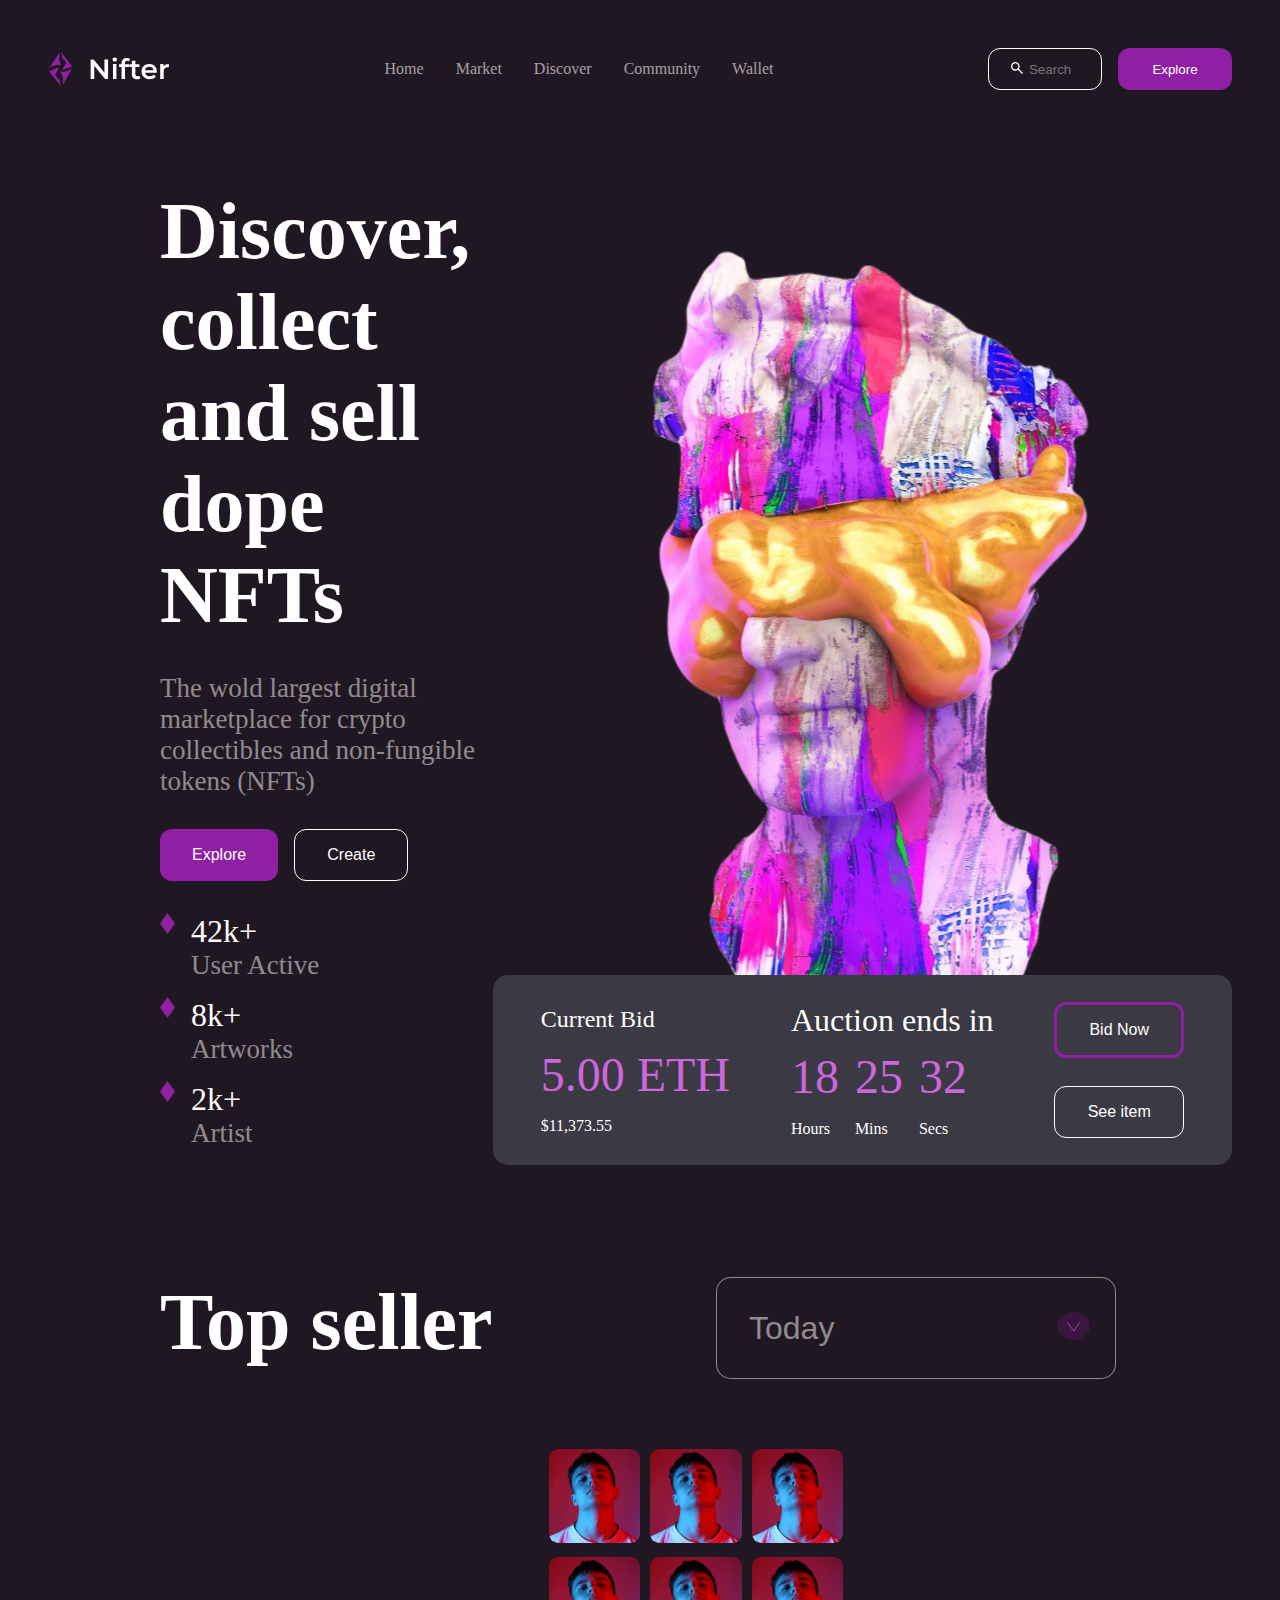
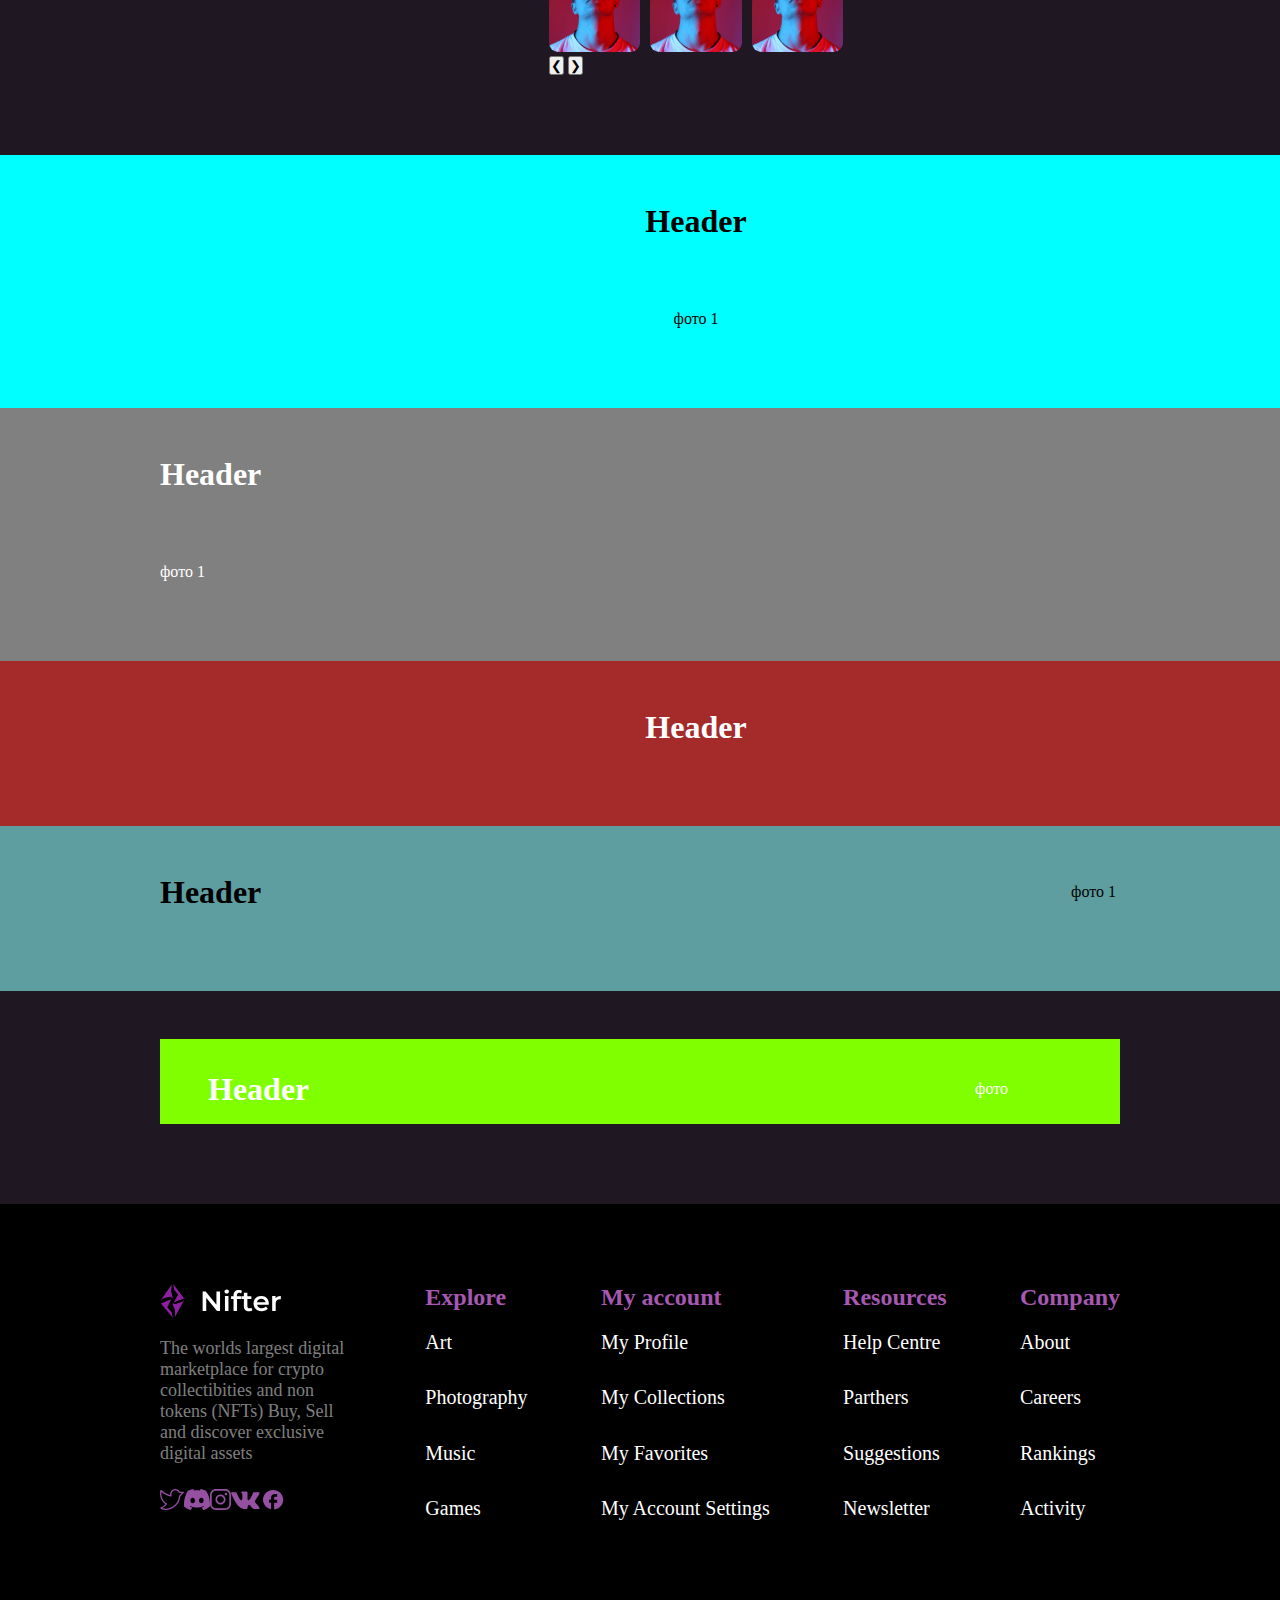
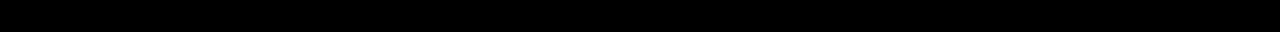
<file: index.html>
<!doctype html>
<html lang="en">
<head>
    <meta charset="UTF-8">
    <meta name="viewport"
          content="width=device-width, user-scalable=no, initial-scale=1.0, maximum-scale=1.0, minimum-scale=1.0">
    <meta http-equiv="X-UA-Compatible" content="ie=edge">
    <title>Nifter</title>
    <link rel="stylesheet" href="style.css">
    <link rel="shortcut icon" href="assets/header/favicon.ico" type="image/x-icon">
</head>
<body>
<header>
    <img class="logo" src="assets/header/logo.svg" alt="Логотип">
    <nav class="nav-container">
        <ul class="nav-list">
            <li class="nav-item"><a href="#">Home</a></li>
            <li class="nav-item"><a href="#">Market</a></li>
            <li class="nav-item"><a href="#">Discover</a></li>
            <li class="nav-item"><a href="#">Community</a></li>
            <li class="nav-item"><a href="#">Wallet</a></li>
        </ul>
    </nav>
    <div class="search-container">
        <div class="search-wrapper">
            <input type="search" name="search" id="search-button" placeholder="Search">
        </div>

        <input type="submit" name="explore" id="explore-button" value="Explore">
    </div>
    <button id="toggle-button" onclick=toggleSubmit()><img src="assets/aside/menu.svg" alt="Кнопка меню"></button>
</header>
<aside id="sidebar">
    <div class="sidebar-container">
        <button id="toggle-sidebar-aside" onclick=closeSidebar()><img src="assets/aside/close.svg" alt="Кнопка закрытия меню"></button>
        <nav class="aside-nav">
            <ul class="nav-list-aside">
                <li class="nav-item-aside"><a href="#">Home</a></li>
                <li class="nav-item-aside"><a href="#">Market</a></li>
                <li class="nav-item-aside"><a href="#">Discover</a></li>
                <li class="nav-item-aside"><a href="#">Community</a></li>
                <li class="nav-item-aside"><a href="#">Wallet</a></li>
            </ul>
        </nav>
    </div>

</aside>
<main>
    <section class="start-container">
        <div class="container">
            <div class="discover-container">
                <h1>Discover, collect and sell dope NFTs</h1>
                <p>The wold largest digital marketplace for crypto collectibles
                    and non-fungible tokens (NFTs)</p>
                <div class="explore-buttons">
                    <button class="purple-button">Explore</button>
                    <button class="white-button">Create</button>
                </div>
                <ul class="statistics-user-list">
                    <li class="statistics-user-item">
                        <div class="statistics-user-container">
                            <span>42k+</span>
                            <p>User Active</p>
                        </div>
                    </li>
                    <li class="statistics-user-item">
                        <div class="statistics-user-container">
                            <span>8k+</span>
                            <p>Artworks</p>
                        </div>
                    </li>
                    <li class="statistics-user-item">
                        <div class="statistics-user-container">
                            <span>2k+</span>
                            <p>Artist</p>
                        </div>
                    </li>
                </ul>
            </div>
            <div class="current-bid-container">
                <div class="current-bid-image-container">
                    <img src="assets/start-container/sculpt-image.svg" alt="">
                </div>
                <div class="current-bid-content-container">
                    <div class="grey-container-bid">
                        <div class="bid-container">
                            <p id="current-bid-text">Current Bid</p>
                            <p id="price">5.00 ETH</p>
                            <span>$11,373.55</span>
                        </div>
                        <div class="auction-ends-container">
                            <p>Auction ends in</p>
                            <div class="time-container">
                                <ul class="time-list">
                                    <li class="time-item"><span>18</span></li>
                                    <li class="time-item">Hours</li>
                                </ul>
                                <ul class="time-list">
                                    <li class="time-item"><span>25</span></li>
                                    <li class="time-item">Mins</li>
                                </ul>
                                <ul class="time-list">
                                    <li class="time-item"><span>32</span></li>
                                    <li class="time-item">Secs</li>
                                </ul>
                            </div>
                        </div>
                        <div class="bid-buttons">
                            <button class="purple-button" id="bid-button">Bid Now</button>
                            <button class="white-button" id="see-button">See item</button>
                        </div>
                    </div>
                </div>
            </div>
        </div>
    </section>
    <section class="top-seller-container">
        <div class="container">
            <div class="head-container">
                <div class="top-seller-header-container">
                    <h1>Top seller</h1>
                </div>
                <div class="day-select-container">
                    <div class="select-box-wrapper">
                        <select class="select-box">
                            <option>Today</option>
                            <option>No No NoToday</option>
                            <option>No No NoToday</option>
                            <option>No No NoToday</option>
                        </select>
                    </div>
                </div>
            </div>
            <div class="slider-top-seller-container">
                <div class="slide">
                    <div class="grid">
                        <div class="grid-item"><img src="assets/top-seller-container/slider-image-one.svg" alt="Photo 1"></div>
                        <div class="grid-item"><img src="assets/top-seller-container/slider-image-one.svg" alt="Photo 2"></div>
                        <div class="grid-item"><img src="assets/top-seller-container/slider-image-one.svg" alt="Photo 3"></div>
                        <div class="grid-item"><img src="assets/top-seller-container/slider-image-one.svg" alt="Photo 4"></div>
                        <div class="grid-item"><img src="assets/top-seller-container/slider-image-one.svg" alt="Photo 5"></div>
                        <div class="grid-item"><img src="assets/top-seller-container/slider-image-one.svg" alt="Photo 6"></div>
                    </div>
                </div>
                <div class="slide">
                    <div class="grid">
                        <div class="grid-item"><img src="assets/top-seller-container/slider-image-two.svg" alt="Photo 7"></div>
                        <div class="grid-item"><img src="assets/top-seller-container/slider-image-two.svg" alt="Photo 8"></div>
                        <div class="grid-item"><img src="assets/top-seller-container/slider-image-two.svg" alt="Photo 9"></div>
                        <div class="grid-item"><img src="assets/top-seller-container/slider-image-two.svg" alt="Photo 10"></div>
                        <div class="grid-item"><img src="assets/top-seller-container/slider-image-two.svg" alt="Photo 11"></div>
                        <div class="grid-item"><img src="assets/top-seller-container/slider-image-two.svg" alt="Photo 12"></div>
                    </div>
                </div>

                <!-- Слайдер-контролы -->
                <div class="slider-controls">
                    <button class="slider-button" id="prev-slide">❮</button>
                    <button class="slider-button" id="next-slide">❯</button>
                </div>
            </div>
        </div>
    </section>
    <section class="live-auction-container">
        <div class="container">
            <div class="live-auction-header-container">
                <h1>Header</h1>
            </div>
            <div class="slider-live-auction-container">
                фото 1
            </div>
        </div>
    </section>
    <section class="hot-collection-container">
        <div class="container">
            <div class="hot-collection-header-container">
                <h1>Header</h1>
            </div>
            <div class="gallery-container">
                фото 1
            </div>
        </div>
    </section>
    <section class="expire-artworks-container">
        <div class="container">
            <h1>Header</h1>
        </div>
    </section>
    <section class="hot-workss-container">
        <div class="container">
            <div class="hot-workss-header-container">
                <h1>Header</h1>
            </div>
            <div class="wallet-grid-container">
                фото 1
            </div>
        </div>
    </section>
    <section class="digital-creator-container">
        <div class="container">
            <div class="digital-creator-header-container">
                <h1>Header</h1>
            </div>
            <div class="compass-container">
                фото
            </div>
        </div>
    </section>
</main>
<footer>
    <div class="container">
        <div class="logo-container">
            <div class="logo">
                <img src="assets/header/logo.svg" alt="Логотип">
            </div>
            <div class="text">
                <p>The worlds largest digital marketplace for
                    crypto collectibities and non
                    tokens (NFTs) Buy, Sell and discover
                    exclusive digital assets</p>
            </div>
            <div class="soc-net-container">
                <ul class="soc-net-list">
                    <li class="soc-net-item"><a href="#"><img src="assets/footer/x-icon.svg" alt="Твитер"></a></li>
                    <li class="soc-net-item"><a href="#"><img src="assets/footer/discord-icon.svg" alt="Дискорд"></a></li>
                    <li class="soc-net-item"><a href="#"><img src="assets/footer/insta-icon.svg" alt="Инстаграмм"></a></li>
                    <li class="soc-net-item"><a href="#"><img src="assets/footer/vk-icon.svg" alt="ВК"></a></li>
                    <li class="soc-net-item"><a href="#"><img src="assets/footer/facebook-icon.svg" alt="Фейсбук"></a></li>
                </ul>
            </div>
        </div>
        <div class="explore-container">
            <h2>Explore</h2>
            <ul class="explore-list">
                <li class="explore-item"><a href="#">Art</a></li>
                <li class="explore-item"><a href="#">Photography</a></li>
                <li class="explore-item"><a href="#">Music</a></li>
                <li class="explore-item"><a href="#">Games</a></li>
            </ul>
        </div>
        <div class="explore-container">
            <h2>My account</h2>
            <ul class="explore-list">
                <li class="explore-item"><a href="#">My Profile</a></li>
                <li class="explore-item"><a href="#">My Collections</a></li>
                <li class="explore-item"><a href="#">My Favorites</a></li>
                <li class="explore-item"><a href="#">My Account Settings</a></li>
            </ul>
        </div>
        <div class="explore-container">
            <h2>Resources</h2>
            <ul class="explore-list">
                <li class="explore-item"><a href="#">Help Centre</a></li>
                <li class="explore-item"><a href="#">Parthers</a></li>
                <li class="explore-item"><a href="#">Suggestions</a></li>
                <li class="explore-item"><a href="#">Newsletter</a></li>
            </ul>
        </div>
        <div class="explore-container">
            <h2>Company</h2>
            <ul class="explore-list">
                <li class="explore-item"><a href="#">About</a></li>
                <li class="explore-item"><a href="#">Careers</a></li>
                <li class="explore-item"><a href="#">Rankings</a></li>
                <li class="explore-item"><a href="#">Activity</a></li>
            </ul>
        </div>
    </div>
</footer>
<script src="app.js"></script>
<script src="slider.js"></script>
</body>
</html>
</file>
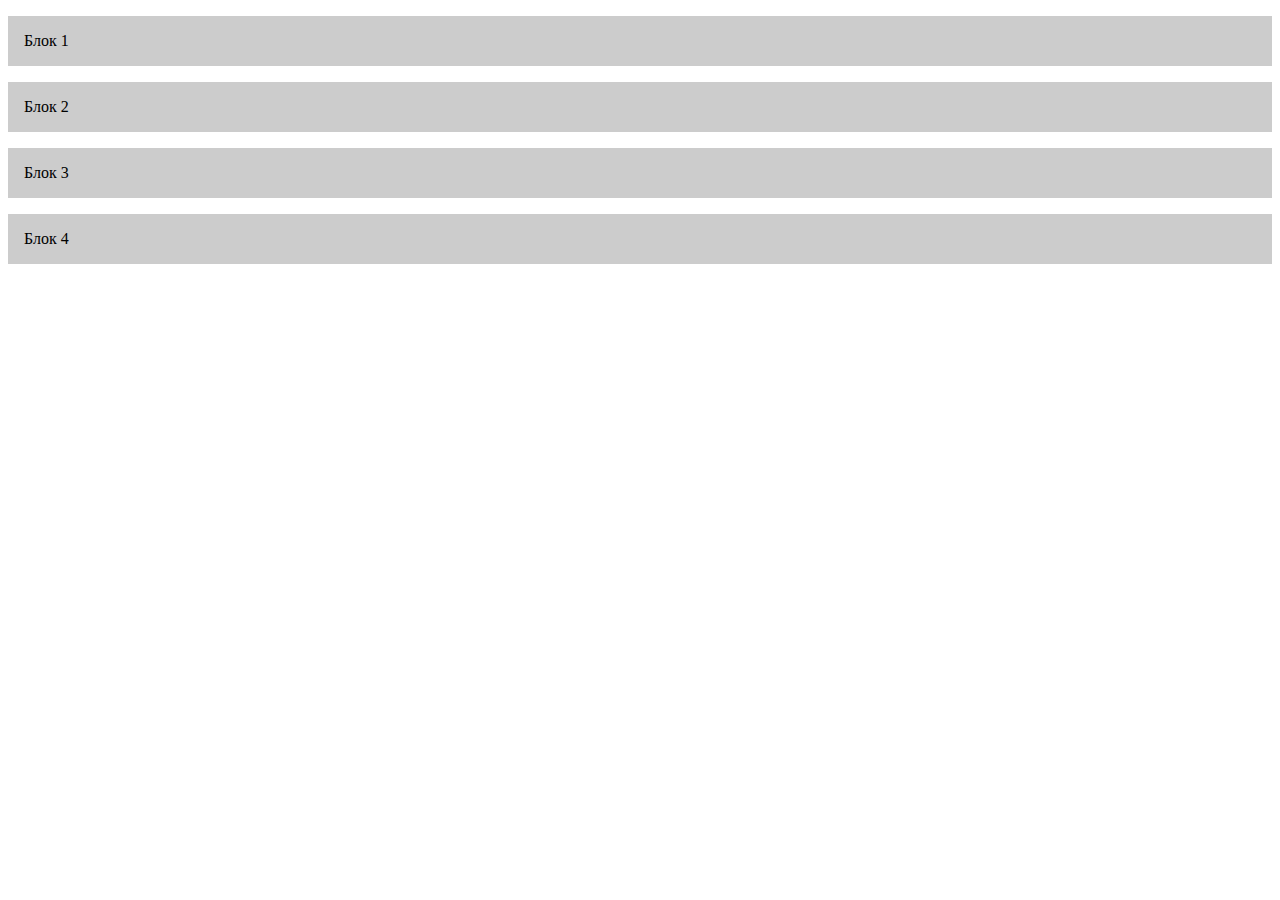
<file: accardeon.html>
<!doctype html>
<html lang="en">
<head>
    <meta charset="UTF-8">
    <meta name="viewport" content="width=device-width, initial-scale=1.0">
    <title>Accordion Example</title>
    <style>
        .accordion-header {
            cursor: pointer;
            padding: 1em;
            background-color: #ccc;
            margin: 1em 0;
        }

        .accordion-content {
            display: none;
            padding: 1em;
            background-color: #eee;
        }

        .active {
            display: block;
        }
    </style>
</head>
<body>
<div class="accordion-header" onclick="toggleAccordion(0)">Блок 1</div>
<div class="accordion-content" id="accordion-0">Контент Блока 1</div>

<div class="accordion-header" onclick="toggleAccordion(1)">Блок 2</div>
<div class="accordion-content" id="accordion-1">Контент Блока 2</div>

<div class="accordion-header" onclick="toggleAccordion(2)">Блок 3</div>
<div class="accordion-content" id="accordion-2">Контент Блока 3</div>

<div class="accordion-header" onclick="toggleAccordion(3)">Блок 4</div>
<div class="accordion-content" id="accordion-3">Контент Блока 4</div>

<script>
    function toggleAccordion(index) {
        const content = document.getElementById('accordion-' + index);
        const isActive = content.classList.contains('active');
        // Закрыть все открытые блоки
        const allContents = document.querySelectorAll('.accordion-content');
        allContents.forEach(c => c.classList.remove('active'));

        // Открыть/закрыть выбранный блок
        if (!isActive) {
            content.classList.add('active');
        }
    }
</script>
</body>
</html>
</file>
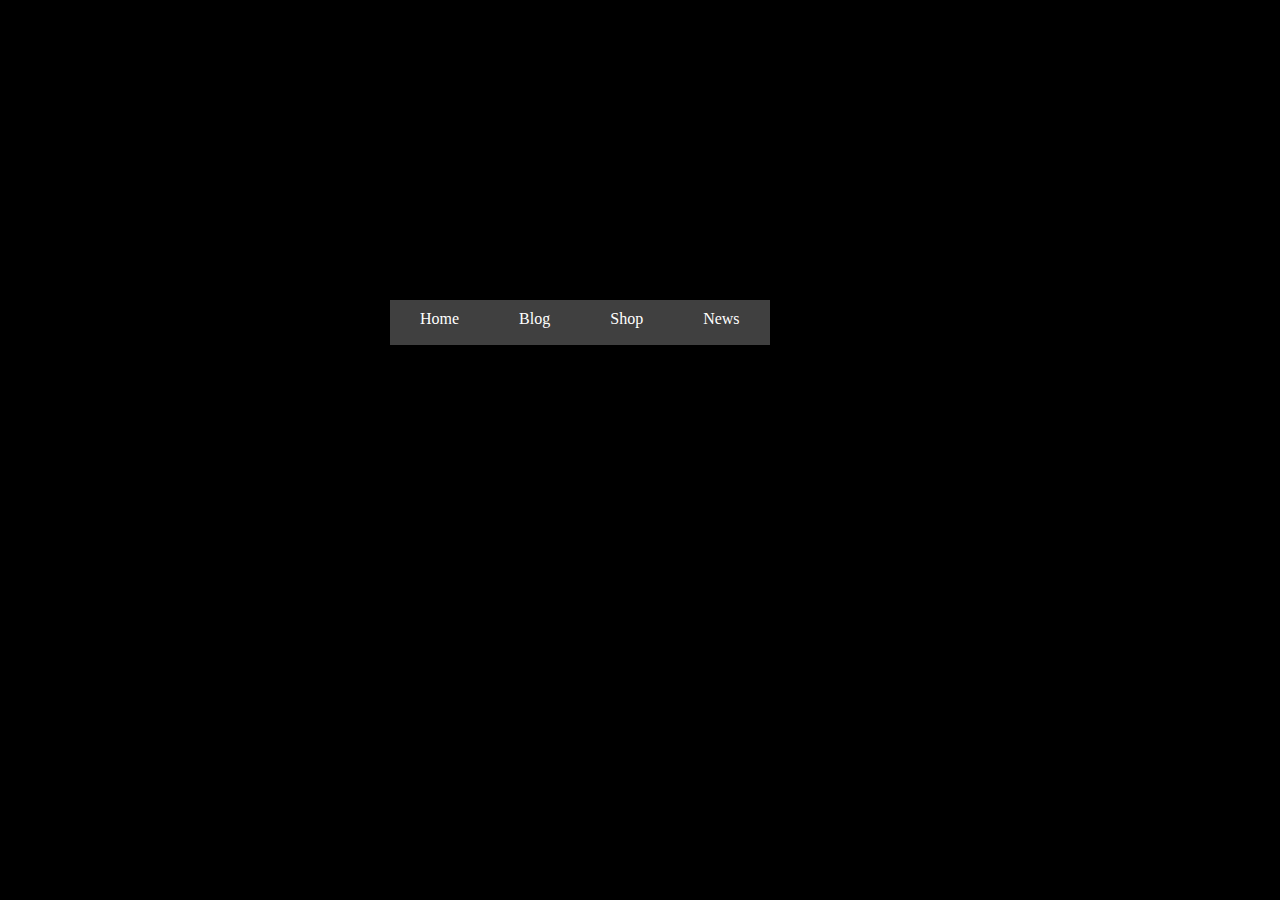
<file: tab.html>
<!doctype html>
<html lang="en">
<head>
    <meta charset="UTF-8">
    <meta name="viewport"
          content="width=device-width, user-scalable=no, initial-scale=1.0, maximum-scale=1.0, minimum-scale=1.0">
    <meta http-equiv="X-UA-Compatible" content="ie=edge">
    <title>Tabs</title>
    <style>
        body{
            width: 100%;
            height: 100vh;
            margin: 0;
            padding: 0;
            display: grid;
            place-items: center;
            background: black;
        }
        .container{
            width: 500px;
            height: 300px;
            display: flex;
            position: relative;
        }
        input{
            display: none;
        }
        .tab-name{
            color: white;
            font-family: poppins;
            height: 45px;
            background: rgba(255, 255, 255, 0.25);
            padding: 10px 30px;
            box-sizing: border-box;
            cursor: pointer;
        }
        input:checked + label .tab-name{
            background: rgb(243, 240, 58);
            color: black;
            font-size: 18px;
            font-weight: 800;
            border-top-left-radius: 5px;
            border-top-right-radius: 5px;
        }
        .tab-content{
            position: absolute;
            top: 50px;
            left: 0;
            background: white;
            color: black;
            font-family: poppins;
            padding: 15px;
            box-sizing: border-box;
            border-radius: 5px;
            opacity: 0;
            z-index: 0;
            transition: 0.5s;
        }
        input:checked + label .tab-content{
            opacity: 1;
            z-index: 1;
        }
    </style>
</head>
<body>
<div class="container">
    <input type="radio" name="option" id="1">
    <label for="1">
        <div class="tab-name">Home</div>
        <div class="tab-content">
            Lorem ipsum dolor sit amet, consectetur adipisicing elit. Adipisci dignissimos doloremque iste maxime repellat, tempora veritatis. Aliquam cupiditate dicta dolore doloremque dolorum earum eligendi eos est eum ipsum iste laboriosam modi nihil perspiciatis saepe sapiente suscipit, ullam. Alias amet blanditiis cum debitis dolor, dolore dolores ea earum, eius enim eos et eum excepturi facilis fugiat in iusto maiores modi molestiae natus nesciunt, non nulla obcaecati pariatur quibusdam rerum tempora veniam vero vitae voluptas! Ad culpa dolorum excepturi hic maiores maxime nesciunt nihil nisi non nostrum numquam, odit perspiciatis qui ratione rerum tenetur ut! Commodi, excepturi laboriosam modi nam sed temporibus.
        </div>
    </label>

    <input type="radio" name="option" id="2">
    <label for="2">
        <div class="tab-name">Blog</div>
        <div class="tab-content">
            Lorem ipsum dolor sit amet, consectetur adipisicing elit. Alias aliquam aliquid atque, blanditiis, dignissimos earum eligendi est exercitationem fugiat iste iusto nulla pariatur quae quis reprehenderit sequi tempore. Amet animi, cupiditate dignissimos dolor expedita, id illum mollitia nihil numquam obcaecati officiis possimus quaerat quam quibusdam quisquam saepe similique temporibus, ut.
        </div>
    </label>

    <input type="radio" name="option" id="3">
    <label for="3">
        <div class="tab-name">Shop</div>
        <div class="tab-content">
            Lorem ipsum dolor sit amet, consectetur adipisicing elit. Assumenda beatae corporis deserunt, distinctio dolorum, eos inventore ipsam, iste iure magni provident quae quaerat suscipit voluptatum.
        </div>
    </label>

    <input type="radio" name="option" id="4">
    <label for="4">
        <div class="tab-name">News</div>
        <div class="tab-content">
            Lorem ipsum dolor sit amet, consectetur adipisicing elit. Architecto aspernatur autem cum illo quisquam rem voluptate. Adipisci aut consequuntur dicta dignissimos doloribus explicabo in iure iusto laboriosam, magnam, molestiae mollitia neque odio perspiciatis, quas repellendus sed vel voluptatem. Accusantium ad adipisci atque corporis cum delectus dolorem dolorum eius, esse est excepturi facere fugiat hic iure labore nisi non odio optio porro quam quas reprehenderit saepe sequi, similique unde ut velit voluptate. Aliquam blanditiis culpa debitis ducimus, esse est excepturi illum magnam magni maxime numquam, sapiente totam veniam? Animi assumenda at autem blanditiis distinctio dolorem earum eum eveniet hic itaque iusto, maiores maxime nesciunt pariatur quidem quo quos ratione ut velit veniam vero vitae voluptatum? Aut blanditiis deserunt dolor est exercitationem laborum nihil nisi sed vel?
        </div>
    </label>
</div>
</body>
</html>
</file>
<file: style.css>
*{
    margin: 0;
    padding: 0;
    box-sizing: border-box;
}
body{
    min-height: 100vh;
    display: grid;
    grid-template-columns: 1fr;
    grid-template-rows: auto 1fr auto;
    background-color: #1F1721;
    color: white;
    z-index: 0;
    grid-template-areas:
    "header header"
    "main sidebar"
    "footer sidebar";
}
header{
    grid-area: header;
    padding: 3em;
    display: flex;
    flex-direction: row;
    justify-content: space-between;
    align-items: center;
}
.logo{
    height: 34px;
    cursor: pointer;

}

.nav-list{
    display: flex;
    flex-direction: row;
    gap: 2em;
    font-size: 16px;
    list-style-type: none;
}
.nav-item a{
    color: rgba(255, 255, 255, 0.6);
    text-decoration: none;
}
.nav-item a:hover{
    color: #f8e940;
}
.search-container{
    display: flex;
    flex-direction: row;
    gap: 1em;
}
.search-wrapper {
    position: relative;
    width:114px;
}

.search-wrapper::before {
    content: url('assets/header/search.svg');
    position: absolute;
    left: 17px;
    top: 52%;
    transform: translateY(-50%);
    pointer-events: none;
}

#search-button {
    width: 100%;
    height: 42px;
    background-color: #1F1721;
    border: 1px solid white;
    color: white;
    border-radius: 12px;
    padding-left: 40px;
    text-align: left;
}

#explore-button{
    width: 114px;
    height: 42px;
    background-color: #901FA3;
    border: none;
    color: white;
    border-radius: 12px;
}
#explore-button:hover{
    width: 114px;
    height: 42px;
    background-color: #1F1721;
    border: 1px solid #901FA3;
    color: white;
    border-radius: 12px;
    cursor: pointer;
}
#toggle-button{
    display: none;
    background-color: rgba(255, 255, 255, 0);
    border: none
}
#toggle-sidebar{
    display: none;
    background-color: rgba(255, 255, 255, 0);
    border: none
}
main{
    grid-area: main;
}
.start-container{
    background-color: #1F1721;
}
.start-container .container{
    display: flex;
    flex-direction: row;
    justify-content: space-between;
    padding: 3em 3em 5em 10em;
}
.discover-container{
    display: flex;
    flex-direction: column;
    justify-content: space-between;
    width:45%;
    gap: 2em;
}
.discover-container h1{
    font-size: 80px;
    width: 80%;
}
.discover-container p{
    font-size: 27px;
    color: rgba(255, 255, 255, 0.5);
}
.explore-buttons{
    display: flex;
    flex-direction: row;
    gap: 1em;
    margin-bottom: auto;
}
.purple-button{
    padding: 1em 2em;
    background-color: #901FA3;
    border: none;
    color: white;
    border-radius: 12px;
    font-size: 1rem;
}
.white-button{
    padding: 1em 2em;
    background-color: #1F1721;
    border: 1px solid white;
    color: white;
    border-radius: 12px;
    text-align: center;
    font-size: 1rem;
}
.current-bid-container {
    width: 100%;
    display: flex;
    flex-direction: column;
    align-items: center;
    justify-content: space-between;
    position: relative;
}

.current-bid-image-container {
    position: relative;
    width: 100%; /* Если нужно, чтобы изображение занимало весь контейнер */
    display: flex;
    justify-content: center;
    align-items: center;
}

.current-bid-image-container img {
    position: absolute;
    top: -5%;
    left: 50%;
    transform: translate(-50%, 5%);
    z-index: 1;
    height: 687px;
}

.current-bid-content-container{
    width: 100%;
}
.grey-container-bid{
    position: relative;
    display: flex;
    flex-direction: row;
    justify-content: space-between;
    background-color: #3B3943;
    border-radius: 15px;
    padding: 1em 3em;
    margin: 1em 0;
    height: 100%;
    z-index: 2;
}
.bid-container{
    display: flex;
    flex-direction: column;
    justify-content: space-evenly;
}
#price{
    color: #CB66DB;
    font-size: 3rem;
}
.auction-ends-container{
    display: flex;
    flex-direction: column;
    justify-content: space-evenly;
}
.auction-ends-container p{
    font-size: 2rem;
}
.time-container{
    display: flex;
    flex-direction: row;
    gap: 1em;
}
.time-list{
    display: flex;
    flex-direction: column;
    gap: 1em;
    list-style-type: none;
}
.time-item span{
    font-size: 3rem;
    color:  #CB66DB;
}
.time-item{
    font-size: 1rem;
}
.bid-buttons{
    display: flex;
    flex-direction: column;
    justify-content: space-evenly;
    gap: 1em;
}
#bid-button{
    background-color: #3B3943;
    border: 3px solid #901FA3;
}
#see-button{
    background-color: #3B3943;
}
#current-bid-text{
    font-size: 1.5rem;
}
.statistics-user-list{
    display: flex;
    flex-direction: column;
    gap: 1em;
}
.statistics-user-item{
    gap: 0.5em;
    list-style-type: none;
    display: flex;
}
.statistics-user-item::before{
    content:url("assets/start-container/list-marker.svg");
    margin-right: 0.5em;
}
.statistics-user-container span{
    font-size: 2rem;
}
.top-seller-container{
    background-color: #1F1721;
    color: white;
}
.top-seller-container .container{
    display: flex;
    flex-direction: column;
    padding: 3em 3em 5em 10em;
    gap: 70px
}
.top-seller-header-container h1{
    font-size: 5rem;
    color: white;
}
.select-box-wrapper {
    position: relative;
    width: 400px; /* Укажите ширину по вашему дизайну */
}

/* Скрытие стандартной стрелки */
.select-box {
    -webkit-appearance: none;
    -moz-appearance: none;
    appearance: none;
    background-color: #1F1721;
    color: rgba(255, 255, 255, 0.5);
    font-size: 2rem;
    padding: 1em;
    width: 100%;
    border: 1px solid rgba(255, 255, 255, 0.5);
    border-radius: 15px;
    outline: none;
}

/* Добавление своей стрелки */
.select-box-wrapper::after {
    content: url('assets/top-seller-container/select-icon.svg'); /* Замените путь на ваш */
    position: absolute;
    top: 50%;
    right: 10px;
    transform: translateY(-50%);
    pointer-events: none; /* чтобы клики проходили через иконку */
    margin-right: 1em;
}

.head-container{
    display: flex;
    flex-direction: row;
    justify-content: space-between;
}
.day-select-container{
    margin-right: 116px;
}
.slider-top-seller-container {
    position: relative;
    width: 100%; /* Задайте ширину контейнера */
    max-width: 295px; /* Максимальная ширина для контейнера */
    margin: auto; /* Центрирование контейнера */
}

.slide {
    display: none; /* Скрываем все слайды по умолчанию */
}

.grid {
    display: grid;
    grid-template-columns: repeat(3, 1fr); /* Используйте 1fr для адаптивных колонок */
    grid-template-rows: repeat(2, auto); /* Высота строк будет автоматически подстраиваться под содержимое */
    gap: 10px; /* Пространство между элементами */
}

.grid-item {
    position: relative;
    overflow: hidden;
    width: 100%; /* Убедитесь, что каждый элемент занимает всю ширину */
}

.grid-item img {
    width: 100%; /* Изображения занимают всю ширину родительского элемента */
    height: auto; /* Высота изображений будет пропорциональной */
}

/* Показываем первый слайд по умолчанию */
.slide:first-child {
    display: block;
}
.live-auction-container{
    background-color: aqua;
    color: black;
}
.live-auction-container .container{
    display: flex;
    flex-direction: column;
    align-items: center;
    padding: 3em 3em 5em 10em;
    gap: 70px
}
.hot-collection-container{
    background-color: grey;
    color: white;
}
.hot-collection-container .container{
    display: flex;
    flex-direction: column;
    align-items: flex-start;
    padding: 3em 3em 5em 10em;
    gap: 70px
}
.expire-artworks-container{
    background-color: brown;
    color: white;
}
.expire-artworks-container .container{
    display: flex;
    flex-direction: column;
    align-items: center;
    padding: 3em 3em 5em 10em;
    gap: 70px
}
.hot-workss-container{
    background-color: cadetblue;
    color: black;
}
.hot-workss-container .container{
    display: flex;
    flex-direction: row;
    align-items: center;
    justify-content: space-between;
    padding: 3em 3em 5em 10em;
}
.wallet-grid-container{
    margin-right: 116px;
}
.digital-creator-container{
    background-color: chartreuse;
    color: white;
    margin: 3em 10em 5em 10em;
}
.digital-creator-container .container{
    display: flex;
    flex-direction: row;
    align-items: center;
    justify-content: space-between;
    padding: 2em 7em 1em 3em;
}
aside{
    height: 100vh;

    top: 0;
    right: 0;
    position: sticky;
    align-self: start;
    grid-area: sidebar;
    background-color: #171C20;
    border: 1px solid rgba(255, 255, 255, 0.5);
    border-top-left-radius: 15px;
    border-bottom-left-radius: 15px;
    display: none;
    padding: 3em;
    font-size: 16px;
    z-index: 999;
}
.sidebar-container{
    width: 100%;
    display: flex;
    flex-direction: column;
    align-items: flex-end;
    gap: 2em;
}
#toggle-sidebar-aside{
    background-color: rgba(255, 255, 255, 0);
    border: none
}
.nav-list-aside{
    display: flex;
    flex-direction: column;
    gap: 2em;
    align-items: flex-end;
}
.nav-item-aside{
    list-style-type: none;
}

.nav-item-aside a{
    text-decoration: none;
    color: white;
}

footer{
    grid-area: footer;
    background-color: black;
    color: white;
    padding: 2em;
}
footer .container{
    display: flex;
    flex-direction: row;
    justify-content: space-between;
    padding: 3em 8em 5em 8em;
}
.logo-container{
    display: flex;
    flex-direction: column;
    justify-content: space-between;
    width: 20%;
    gap: 20px;
    font-size: 18px;
    color: rgba(255, 255, 255, 0.5);
}
.logo-container .logo{
    cursor: pointer;
}
.soc-net-container{
    width: 50%;
}
.soc-net-list{
    display: flex;
    flex-direction: row;
    justify-content: space-between;
    align-items: center;
}
.soc-net-item{
    list-style-type: none;
    cursor: pointer;
}
.explore-container{
    display: flex;
    flex-direction: column;
    gap: 20px;
}
.explore-container h2{
    color: #A658B3;
}
.explore-list{
    height: 100%;
    display: flex;
    flex-direction: column;
    justify-content: space-between;
    list-style-type: none;
    font-size: 20px;
    color: white;
}
.explore-item a{
    text-decoration: none;
    color: white;
    cursor: pointer;
}
.explore-item a:hover{
    color: #f8e940;
}
@media(max-width: 1650px){
    .current-bid-image-container img {
        height: 880px;
    }
}
@media(max-width: 1200px){
    .current-bid-image-container img {
        height: 890px;
    }
}
@media(max-width: 1080px){
    .explore-container{
        display: none;
    }
    .logo-container{
        display: flex;
        flex-direction: column;
        justify-content: space-between;
        align-items: center;
        width: 100%;
        gap: 20px;
        font-size: 18px;
        color: rgba(255, 255, 255, 0.5);
    }
    .discover-container h1{
        font-size: 40px;
    }
    .discover-container p{
        font-size: 17px;
    }
    .purple-button{
        font-size: 0.6rem;
    }
    .white-button{
        font-size: 0.6rem;
    }
    .statistics-user-container span{
        font-size: 1.3rem;
    }
    .statistics-user-container p{
        font-size: 0.8rem;
    }
    .current-bid-image-container img {
        height: 437px;
    }
    #current-bid-text{
        font-size: 1rem;
    }
    #price{
        font-size: 1.9rem;
    }
    .auction-ends-container p{
        font-size: 1rem;
    }
    .time-item span{
        font-size: 1.9rem;
    }
    .time-item{
        font-size: 0.7rem;
    }
    .bid-container{
        font-size: 0.7rem;
    }
    .top-seller-header-container h1{
        font-size: 40px;
    }
    .select-box-wrapper {
        position: relative;
        width: 200px; /* Укажите ширину по вашему дизайну */
    }
    .select-box {
        -webkit-appearance: none;
        -moz-appearance: none;
        appearance: none;
        background-color: #1F1721;
        color: rgba(255, 255, 255, 0.5);
        font-size: 1rem;
        padding: 1em;
        width: 100%;
        border: 1px solid rgba(255, 255, 255, 0.5);
        border-radius: 15px;
        outline: none;
    }
    .select-box-wrapper::after {
        content: url('assets/top-seller-container/select-icon.svg'); /* Замените путь на ваш */
        position: absolute;
        top: 50%;
        transform: translateY(-50%);
        pointer-events: none; /* чтобы клики проходили через иконку */
        margin-right: 1em;
    }


}
@media(max-width: 960px){
    .nav-list{
        gap: 1em;
    }
}
@media(max-width: 800px){
    .nav-container{
        display: none;
    }
    .search-container{
        display: none;
    }
    #toggle-sidebar{
        display: block;
    }
    aside{
        position: fixed;
        width: 300px;
    }
    .show{
        display: block;
    }
    #toggle-button{
        display: block;
    }
    .start-container .container{
        display: flex;
        flex-direction: column;
        justify-content: space-between;
        padding:3em;
        align-items: center;
    }
    .grey-container-bid{
        position: relative;
        display: flex;
        flex-direction: column;
        align-items: center;
        gap: 2em;
        background-color: #3B3943;
        border-radius: 15px;
        padding: 1em 3em;
        margin: 1em 0;
        height: 100%;
        z-index: 2;
    }
    #bid-button{
        width: 80px;
    }
    #see-button{
        width: 80px;
    }
    .discover-container{
        width:100%;
    }
    .discover-container h1{
        font-size: 40px;
    }
    .discover-container p{
        font-size: 16px;
    }
    .purple-button{
        font-size: 0.6rem;
    }
    .white-button{
        font-size: 0.6rem;
    }


    .current-bid-image-container img {
        height: 487px;
    }
    #current-bid-text{
        font-size: 0.75rem;
    }
    #price{
        font-size: 1.3rem;
    }
    .auction-ends-container p{
        font-size: 0.75rem;
    }
    .bid-container{
        font-size: 0.55rem;
    }
    .time-item span{
        font-size: 1.3rem;
    }
    .time-item{
        font-size: 0.7rem;
    }

    .current-bid-image-container  {
        display: none;
    }
    .top-seller-container .container{
        display: flex;
        flex-direction: column;
        align-items: center;
        padding:3em;
        gap: 70px
    }
    .head-container{
        display: flex;
        flex-direction: column;
        justify-content: space-between;
        align-items: center;
        gap: 2em;
    }
    .day-select-container{
        margin-right: 0;
    }

    .live-auction-container .container{
        display: flex;
        flex-direction: column;
        align-items: center;
        padding:3em;
        gap: 70px
    }
    .hot-collection-container .container{
        display: flex;
        flex-direction: column;
        align-items: center;
        padding:3em;
        gap: 70px
    }
    .expire-artworks-container .container{
        display: flex;
        flex-direction: column;
        align-items: center;
        padding: 3em ;
        gap: 70px
    }
    .hot-workss-container .container{
        display: flex;
        flex-direction: column;
        align-items: center;
        justify-content: space-between;
        padding: 3em ;
        gap: 70px;
    }
    .wallet-grid-container{
        margin-right: 0;
    }
    .compass-container{
        display: none;
    }
    .digital-creator-container{
        background-color: chartreuse;
        margin: 3em;
        color: white;
    }
    .digital-creator-container .container{
        display: flex;
        flex-direction: column;
        align-items: center;
        justify-content: space-between;
        padding: 2em 0;
    }
    .soc-net-item a img{
        height: 10px;
    }
    footer{
        padding: 3em;
    }
    footer .container{
        display: flex;
        flex-direction: row;
        justify-content: space-between;
        padding: 0;
    }
}
</file>
